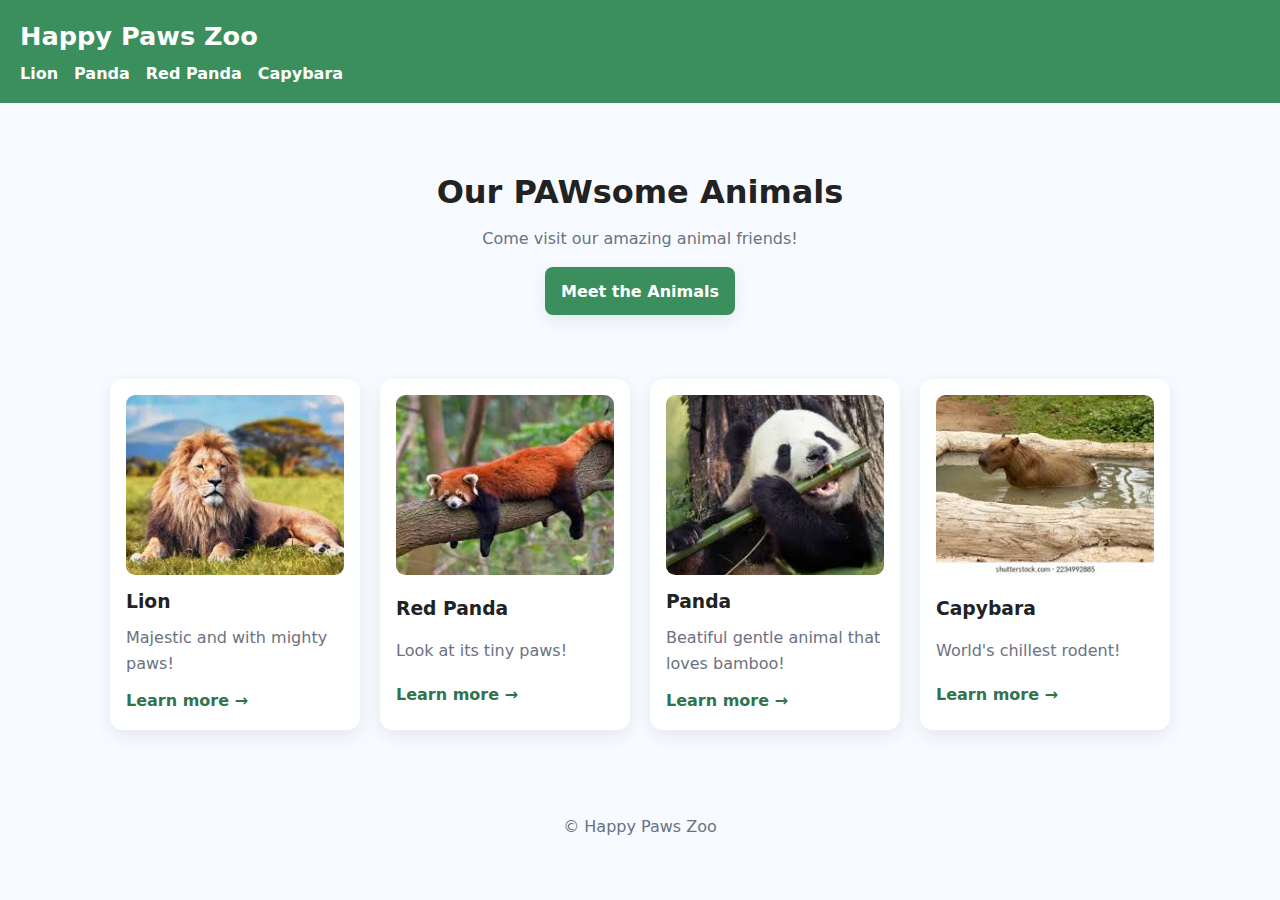
<file: index.html>
<!DOCTYPE html>
<html lang="en">
<head>
    <meta charset="UTF-8"/>
    <meta name ="viewport" content = "width=device-width, initial-scale=1"/>
    <title>Happy Paws Zoo</title>
    <link rel="stylesheet" href="styles/style.css" />
</head>
<body>
    <header class="site-header">
        <h1>Happy Paws Zoo</h1>
        <nav aria-label="Primary">
            <ul class="nav">
                <li><a href="lion.html">Lion</a></li>
                <li><a href="panda.html">Panda</a></li>
                <li><a href="red-panda.html">Red Panda</a></li>
                <li><a href="capybara.html">Capybara</a></li>

            </ul>
        </nav>
    </header>

    <main>
        <section class="hero">
            <h2>Our PAWsome Animals</h2>
            <p>Come visit our amazing animal friends!</p>
            <a class="btn" href="#animals">Meet the Animals</a>
        </section>

        <section id="animals" class="cards" aria-label="Featured animals">
            <article class="card">
                <img src="images/lion.jpeg" alt="A lion resting on grass" />
                <h3>Lion</h3>
                <p>Majestic and with mighty paws!</p>
                <a class="card-link" href="lion.html">Learn more &rarr;</a>
            </article>
                        
            <article class="card">
                <img src="images/red-panda.jpeg" alt="Red panda on a tree branch" />
                <h3>Red Panda</h3>
                <p>Look at its tiny paws!</p>
                <a class="card-link" href="red-panda.html">Learn more &rarr;</a>
            </article>

            <article class="card">
                <img src="images/panda.jpeg" alt="Big panda eating bamboo" />
                <h3>Panda</h3>
                <p>Beatiful gentle animal that loves bamboo!</p>
                <a class="card-link" href="panda.html">Learn more &rarr;</a>
            </article>

            <article class="card">
                <img src="images/capybara.jpeg" alt="Capybara chilling" />
                <h3>Capybara</h3>
                <p>World's chillest rodent!</p>
                <a class="card-link" href="capybara.html">Learn more &rarr;</a>
            </article>
        </section>
    </main>

    <footer class="site-footer">
        <p>&copy; <span id="year"></span> Happy Paws Zoo</p>
    </footer>


</body>
</html>
</file>
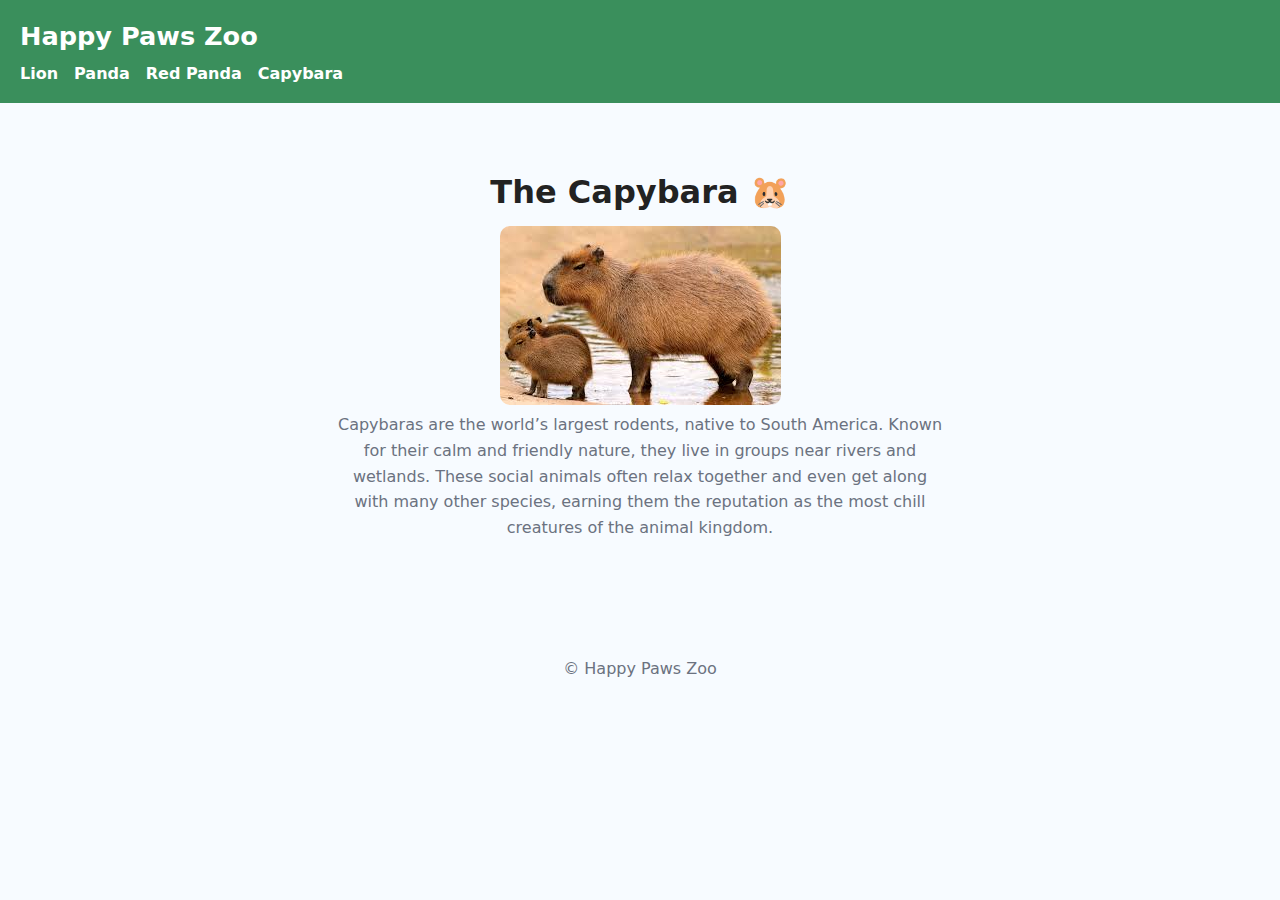
<file: capybara.html>
<!DOCTYPE html>
<html lang="en">
<head>
    <meta charset="UTF-8"/>
    <meta name ="viewport" content = "width=device-width, initial-scale=1"/>
    <title>Capybara • Happy Paws Zoo</title>
    <link rel="stylesheet" href="styles/style.css" />
</head>
<body>
    <header class="site-header">
        <h1>Happy Paws Zoo</h1>
        <nav aria-label="Primary">
            <ul class="nav">
                <li><a href="lion.html">Lion</a></li>
                <li><a href="panda.html">Panda</a></li>
                <li><a href="red-panda.html">Red Panda</a></li>
                <li><a href="capybara.html">Capybara</a></li>

            </ul>
        </nav>
    </header>
    <main class="hero">
        <h2> The Capybara 🐹</h2>
        <img src="images/capybara2.jpeg" alt="A lion resting on grass" style="max-width:400px; border-radius:10px;">
    <p>
      Capybaras are the world’s largest rodents, native to South America. 
      Known for their calm and friendly nature, they live in groups near rivers and wetlands.
      These social animals often relax together and even get along with many other species,
      earning them the reputation as the most chill creatures of the animal kingdom.
    </p>
    </main>
  <footer class="site-footer">
    <p>&copy; <span id="year"></span> Happy Paws Zoo</p>
  </footer>
</body>
</html>
</file>
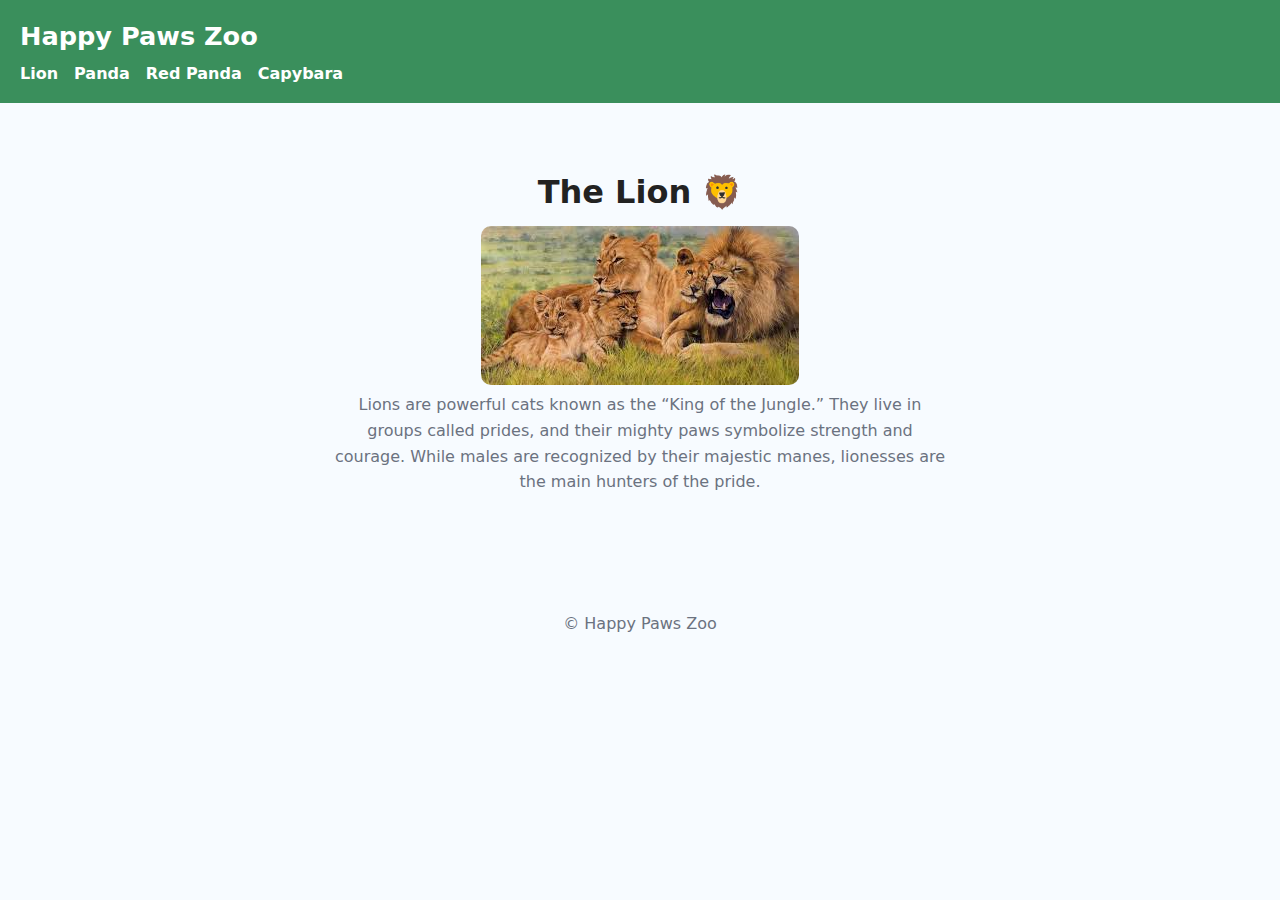
<file: lion.html>
<!DOCTYPE html>
<html lang="en">
<head>
    <meta charset="UTF-8"/>
    <meta name ="viewport" content = "width=device-width, initial-scale=1"/>
    <title>Lion • Happy Paws Zoo</title>
    <link rel="stylesheet" href="styles/style.css" />
</head>
<body>
    <header class="site-header">
        <h1>Happy Paws Zoo</h1>
        <nav aria-label="Primary">
            <ul class="nav">
                <li><a href="lion.html">Lion</a></li>
                <li><a href="panda.html">Panda</a></li>
                <li><a href="red-panda.html">Red Panda</a></li>
                <li><a href="capybara.html">Capybara</a></li>

            </ul>
        </nav>
    </header>
    <main class="hero">
        <h2> The Lion 🦁</h2>
        <img src="images/lion2.jpeg" alt="A lion resting on grass" style="max-width:400px; border-radius:10px;">
    <p>
      Lions are powerful cats known as the “King of the Jungle.” They live in groups called prides,
      and their mighty paws symbolize strength and courage. While males are recognized by their majestic
      manes, lionesses are the main hunters of the pride.
    </p>
    </main>
  <footer class="site-footer">
    <p>&copy; <span id="year"></span> Happy Paws Zoo</p>
  </footer>
</body>
</html>
</file>
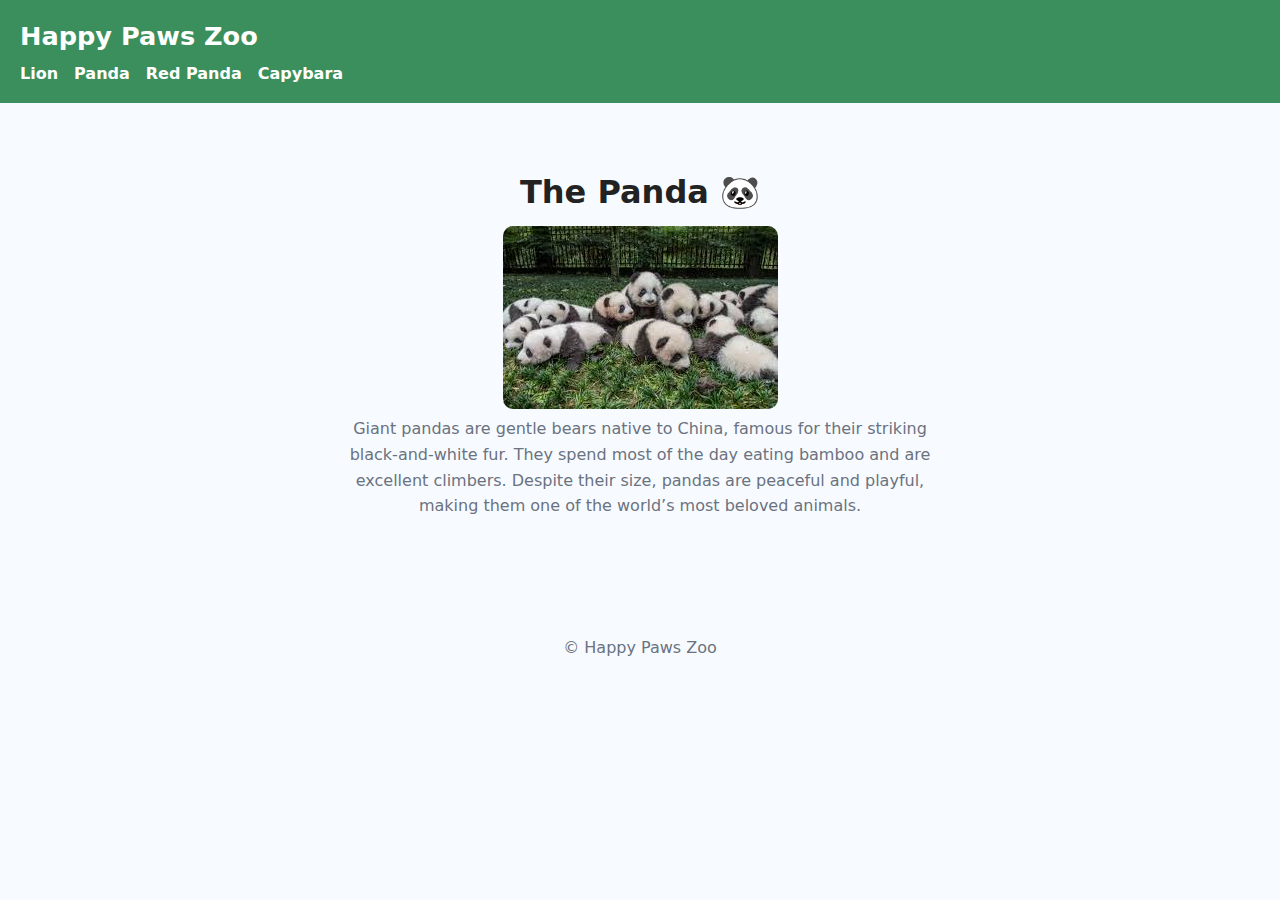
<file: panda.html>
<!DOCTYPE html>
<html lang="en">
<head>
    <meta charset="UTF-8"/>
    <meta name ="viewport" content = "width=device-width, initial-scale=1"/>
    <title>Panda • Happy Paws Zoo</title>
    <link rel="stylesheet" href="styles/style.css" />
</head>
<body>
    <header class="site-header">
        <h1>Happy Paws Zoo</h1>
        <nav aria-label="Primary">
            <ul class="nav">
                <li><a href="lion.html">Lion</a></li>
                <li><a href="panda.html">Panda</a></li>
                <li><a href="red-panda.html">Red Panda</a></li>
                <li><a href="capybara.html">Capybara</a></li>

            </ul>
        </nav>
    </header>
    <main class="hero">
        <h2> The Panda 🐼</h2>
        <img src="images/panda2.jpeg" alt="A lion resting on grass" style="max-width:400px; border-radius:10px;">
    <p>
      Giant pandas are gentle bears native to China, famous for their striking black-and-white fur.
      They spend most of the day eating bamboo and are excellent climbers. Despite their size,
      pandas are peaceful and playful, making them one of the world’s most beloved animals.
    </p>
    </main>
  <footer class="site-footer">
    <p>&copy; <span id="year"></span> Happy Paws Zoo</p>
  </footer>
</body>
</html>
</file>
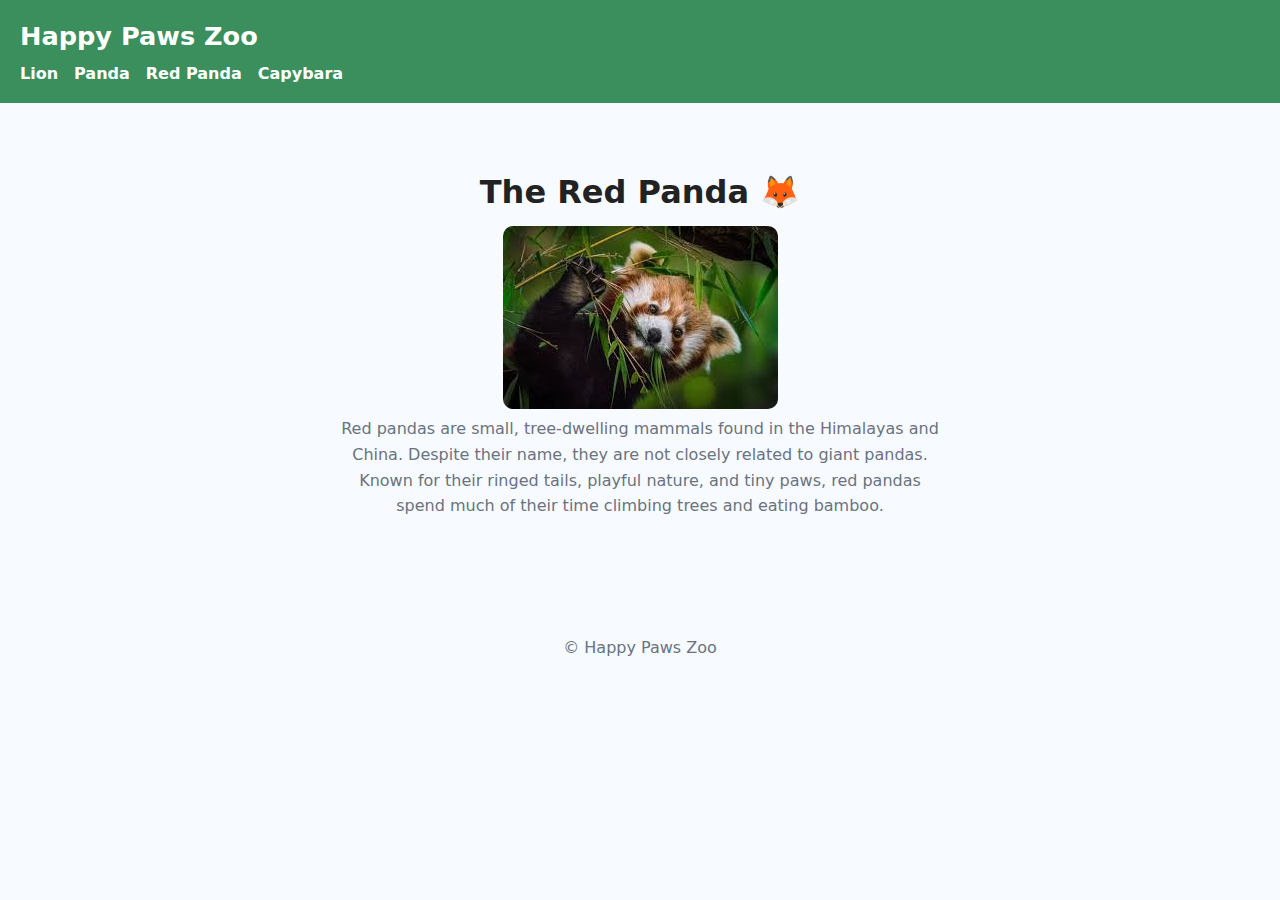
<file: red-panda.html>
<!DOCTYPE html>
<html lang="en">
<head>
    <meta charset="UTF-8"/>
    <meta name ="viewport" content = "width=device-width, initial-scale=1"/>
    <title>Lion • Happy Paws Zoo</title>
    <link rel="stylesheet" href="styles/style.css" />
</head>
<body>
    <header class="site-header">
        <h1>Happy Paws Zoo</h1>
        <nav aria-label="Primary">
            <ul class="nav">
                <li><a href="lion.html">Lion</a></li>
                <li><a href="panda.html">Panda</a></li>
                <li><a href="red-panda.html">Red Panda</a></li>
                <li><a href="capybara.html">Capybara</a></li>

            </ul>
        </nav>
    </header>
    <main class="hero">
        <h2> The Red Panda 🦊</h2>
        <img src="images/red-panda2.jpeg" alt="A lion resting on grass" style="max-width:400px; border-radius:10px;">
    <p>
      Red pandas are small, tree-dwelling mammals found in the Himalayas and China. 
      Despite their name, they are not closely related to giant pandas. 
      Known for their ringed tails, playful nature, and tiny paws, 
      red pandas spend much of their time climbing trees and eating bamboo.
    </p>
    </main>
  <footer class="site-footer">
    <p>&copy; <span id="year"></span> Happy Paws Zoo</p>
  </footer>
</body>
</html>
</file>
<file: styles/style.css>
:root {
  --bg: #f7fbff;
  --fg: #222;
  --brand: #3a8f5c;
  --brand-dark: #2f744b;
  --muted: #6b7280;
  --card: #ffffff;
  --shadow: 0 6px 18px rgba(0,0,0,0.08);
}

* { box-sizing: border-box; }
html, body { height: 100%; }
body {
  margin: 0;
  font-family: system-ui, -apple-system, Segoe UI, Roboto, Arial, sans-serif;
  color: var(--fg);
  background: var(--bg);
  line-height: 1.6;
}

/* Header / Nav */
.site-header {
  background: var(--brand);
  color: #fff;
  padding: 1rem 1.25rem;
}
.site-header h1 {
  margin: 0 0 .25rem;
  font-size: 1.6rem;
}
.nav {
  list-style: none;
  margin: 0;
  padding: 0;
  display: flex;
  gap: 1rem;
  flex-wrap: wrap;
}
.nav a {
  color: #fff;
  text-decoration: none;
  font-weight: 600;
}
.nav a:hover { text-decoration: underline; }

/* Hero */
.hero {
  max-width: 900px;
  margin: 2rem auto;
  padding: 2rem 1.25rem;
  text-align: center;
}
.hero h2 { margin: 0 0 .5rem; font-size: 2rem; }
.hero p  { margin: 0 auto 1rem; color: var(--muted); max-width: 60ch; }
.btn {
  display: inline-block;
  background: var(--brand);
  color: #fff;
  padding: .7rem 1rem;
  border-radius: .5rem;
  text-decoration: none;
  font-weight: 600;
  box-shadow: var(--shadow);
}
.btn:hover { background: var(--brand-dark); }

/* Cards */
.cards {
  max-width: 1100px;
  margin: 0 auto 3rem;
  padding: 0 1.25rem;
  display: grid;
  grid-template-columns: repeat(auto-fit, minmax(230px, 1fr));
  gap: 1.25rem;
}
.card {
  background: var(--card);
  border-radius: .8rem;
  padding: 1rem;
  box-shadow: var(--shadow);
  display: grid;
  gap: .5rem;
}
.card img {
  width: 100%;
  height: 180px;
  object-fit: cover;
  border-radius: .6rem;
}
.card h3 { margin: .25rem 0 0; }
.card p  { margin: 0; color: var(--muted); }
.card-link {
  margin-top: .25rem;
  text-decoration: none;
  font-weight: 600;
  color: var(--brand-dark);
}
.card-link:hover { text-decoration: underline; }

/* Footer */
.site-footer {
  padding: 1.25rem;
  text-align: center;
  color: var(--muted);
}
</file>
